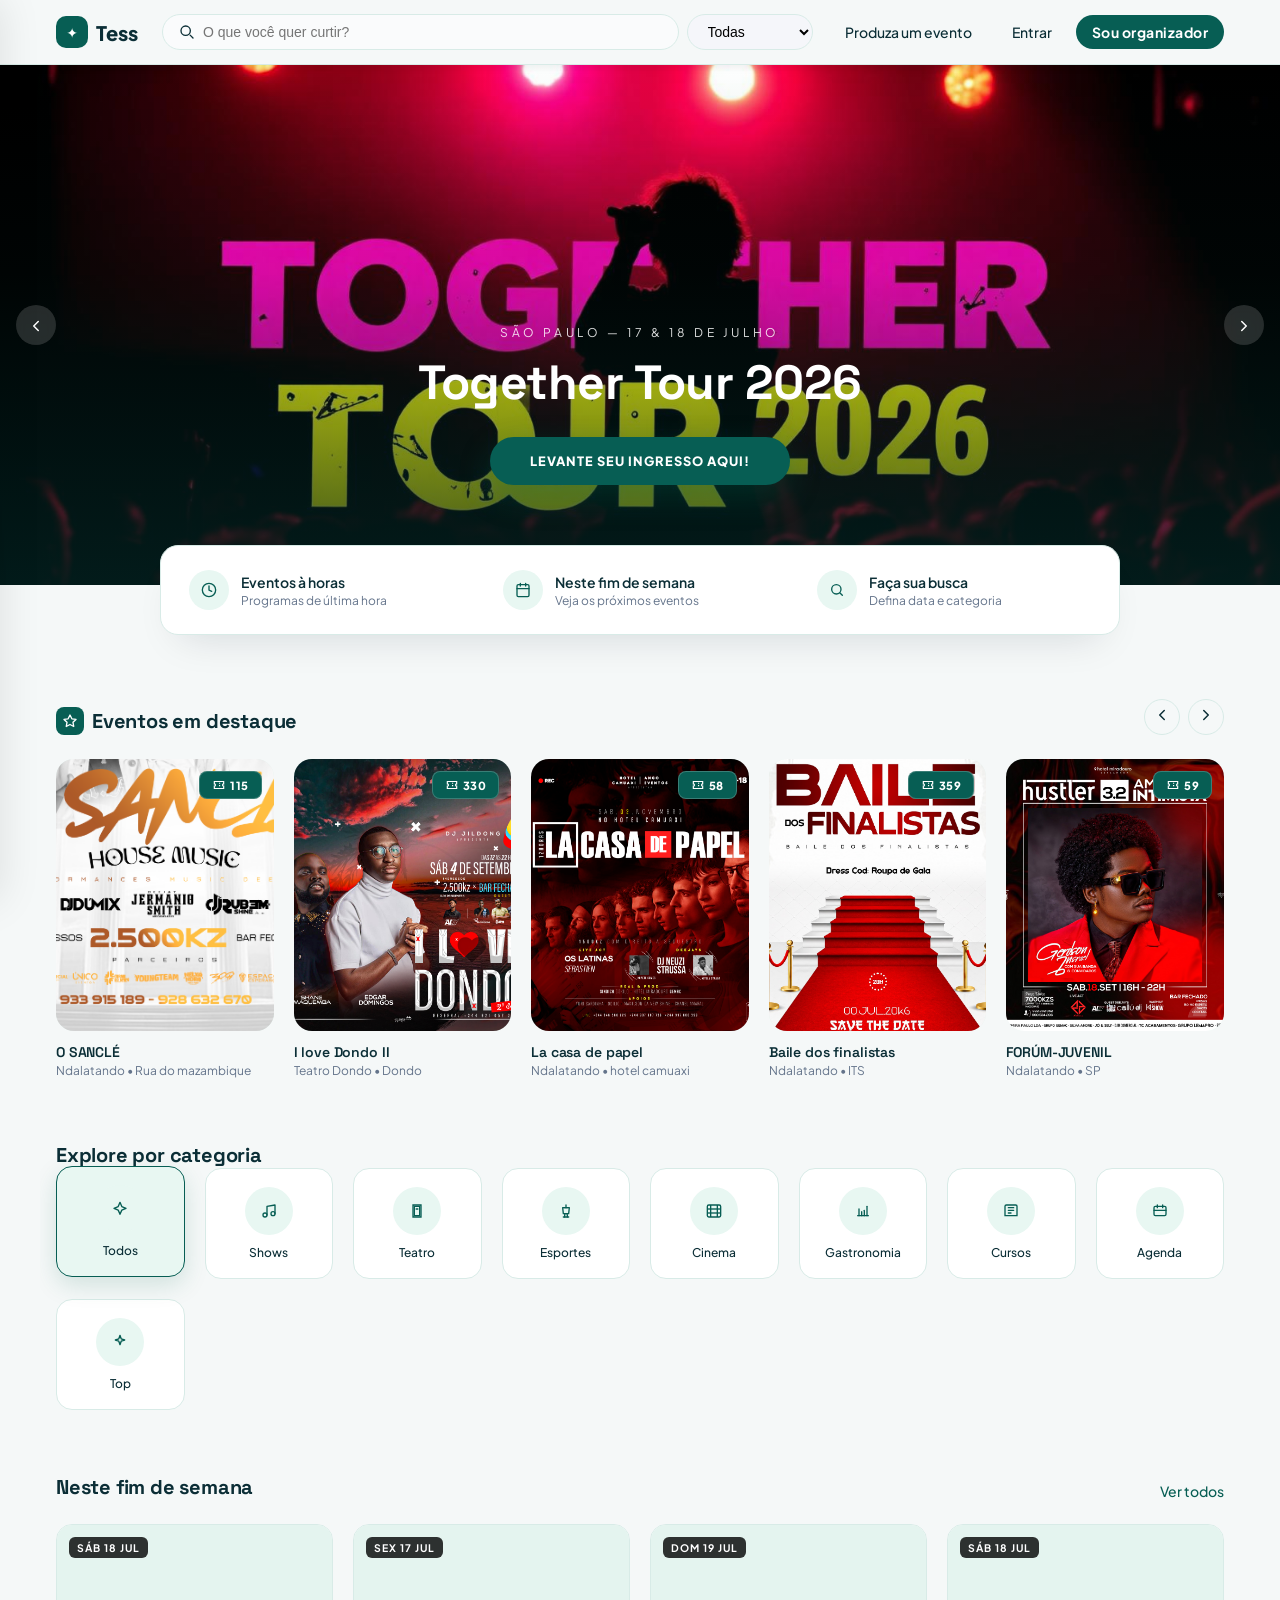
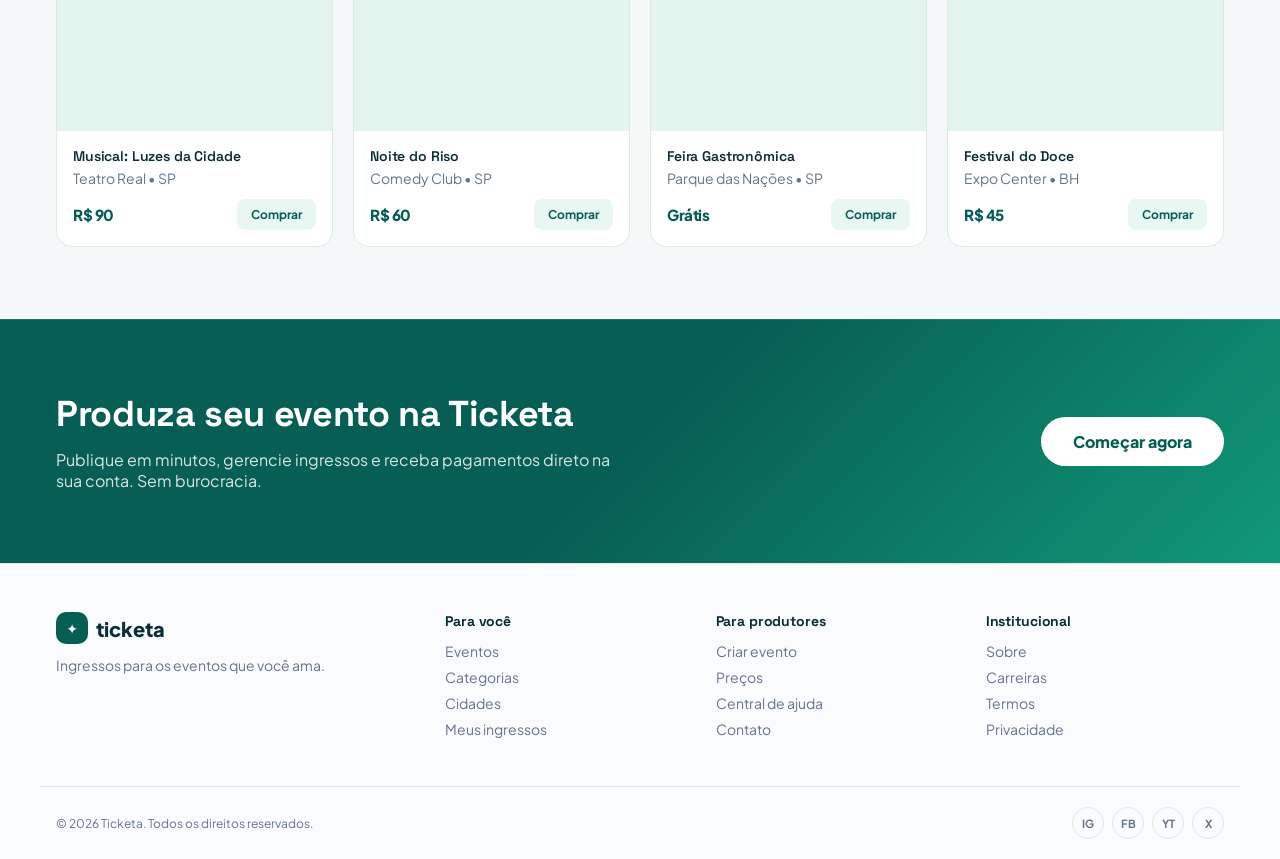
<file: index.html>
<!doctype html>
<html lang="pt-BR">

<head>
  <meta charset="utf-8" />
  <meta name="viewport" content="width=device-width, initial-scale=1" />
  <title>Tess — Ingressos para shows, festivais e eventos</title>
  <meta name="description" content="Compre ingressos para os melhores shows, festivais, teatros e eventos ao vivo." />
  <link rel="preconnect" href="https://fonts.googleapis.com" />
  <link rel="preconnect" href="https://fonts.gstatic.com" crossorigin />
  <link rel="preload" href="assets/hero-1.jpg" as="image" fetchpriority="high" />
  <link href="https://fonts.googleapis.com/css2?family=Plus+Jakarta+Sans:wght@400;500;600;700;800&family=Space+Grotesk:wght@500;600;700&display=swap" rel="stylesheet" />
  <link rel="stylesheet" href="styles.css" />
</head>

<body>
  <!-- CABEÇALHO -->
  <header class="site-header">
    <div class="container header-inner">
      <a href="/" class="logo">
        <span class="logo-mark">✦</span>
        <span>Tess</span>
      </a>

      <div class="search-wrap">
        <div class="search">
          <svg viewBox="0 0 24 24" class="ic">
            <path d="M21 21l-4.3-4.3M17 10a7 7 0 1 1-14 0 7 7 0 0 1 14 0z" fill="none" stroke="currentColor"
              stroke-width="2" stroke-linecap="round" />
          </svg>
          <input id="searchInput" placeholder="O que você quer curtir?" aria-label="Buscar eventos" />
        </div>
        <select class="city-btn" id="citySelect" aria-label="Selecionar cidade">
          <option value="all">Todas</option>
          <option value="Ndalatando">Ndalatando</option>
          <option value="Luanda">Luanda</option>
          <option value="Benguela">Benguela</option>
          <svg viewBox="0 0 24 24" class="ic muted">
            <path d="M6 9l6 6 6-6" fill="none" stroke="currentColor" stroke-width="2" />
          </svg>
        </select>
      </div>

      <nav class="nav">
        <button class="btn-ghost hide-sm">Produza um evento</button>
        <div class="auth-menu">
          <button class="btn-ghost hide-xs" data-auth-button>Entrar</button>
          <button class="btn-logout hidden" id="logoutButton" type="button">Sair</button>
        </div>
        <button class="btn-primary">Sou organizador</button>
      </nav>

      <button class="hamburger" id="hamburger-button" aria-label="Abrir menu">
        <span class="hamburger-line"></span>
        <span class="hamburger-line"></span>
        <span class="hamburger-line"></span>
      </button>
    </div>
  </header>

  <div id="sidenav" class="sidenav">
    <div class="sidenav-header">
      <a href="/" class="logo">
        <span class="logo-mark">✦</span>
        <span>Tess</span>
      </a>
      <button id="close-button" class="close-button" aria-label="Fechar menu">&times;</button>
    </div>
    <nav class="sidenav-nav">
      <a href="#">Produza um evento</a>
      <a href="#">Entrar</a>
      <a href="#" class="btn-primary">Sou organizador</a>
    </nav>
  </div>
  <div id="overlay" class="overlay"></div>

  <main>
    <!-- HERO -->
    <section class="hero">
      <div class="hero-slide" id="heroSlide"></div>
      <div class="hero-overlay"></div>

      <button class="hero-nav prev" id="heroPrev" aria-label="Anterior"><svg viewBox="0 0 24 24" aria-hidden="true"><path d="m15 18-6-6 6-6"/></svg></button>
      <button class="hero-nav next" id="heroNext" aria-label="Próximo"><svg viewBox="0 0 24 24" aria-hidden="true"><path d="m9 18 6-6-6-6"/></svg></button>

      <div class="hero-content">
        <p class="eyebrow" id="heroCity"></p>
        <h1 id="heroTitle"></h1>
        <a href="lev/lev.html" class="btn-primary lg">Levante seu ingresso aqui!</a>
      </div>

      <div class="hero-dots" id="heroDots"></div>
    </section>

    <!-- ATALHOS -->
    <div class="container">
      <div class="shortcuts">
        <button class="shortcut">
          <span class="chip"><svg viewBox="0 0 24 24" aria-hidden="true" class="ic">
              <circle cx="12" cy="12" r="10" fill="none" stroke="currentColor" stroke-width="2" />
              <path d="M12 6v6l4 2" fill="none" stroke="currentColor" stroke-width="2" stroke-linecap="round" />
            </svg></span>
          <span><strong>Eventos à horas</strong><small>Programas de última hora</small></span>
        </button>
        <button class="shortcut">
          <span class="chip"><svg viewBox="0 0 24 24" aria-hidden="true" class="ic">
              <rect x="3" y="4" width="18" height="18" rx="2" ry="2" fill="none" stroke="currentColor"
                stroke-width="2" />
              <path d="M16 2v4M8 2v4M3 10h18" fill="none" stroke="currentColor" stroke-width="2"
                stroke-linecap="round" />
            </svg></span>
          <span><strong>Neste fim de semana</strong><small>Veja os próximos eventos</small></span>
        </button>
        <button class="shortcut">
          <span class="chip"><svg viewBox="0 0 24 24" aria-hidden="true" class="ic">
              <circle cx="11" cy="11" r="7" fill="none" stroke="currentColor" stroke-width="2" />
              <path d="M20 20l-3.5-3.5" fill="none" stroke="currentColor" stroke-width="2" stroke-linecap="round" />
            </svg></span>
          <span><strong>Faça sua busca</strong><small>Defina data e categoria</small></span>
        </button>
      </div>
    </div>

    <!-- EM DESTAQUE -->

    
    <section class="container section" id="featuredSection">
      <div class="section-head">
        <h2><span class="chip sm brand-bg"><svg viewBox="0 0 24 24" aria-hidden="true" class="ic"><path d="m12 3 2.8 5.7 6.2.9-4.5 4.4 1.1 6.2-5.6-3-5.6 3 1.1-6.2L3 9.6l6.2-.9L12 3Z" fill="none" stroke="currentColor" stroke-width="2" stroke-linejoin="round"/></svg></span> Eventos em destaque</h2>
        <div class="arrows">
          <button aria-label="Anterior"><svg viewBox="0 0 24 24" aria-hidden="true"><path d="m15 18-6-6 6-6"/></svg></button>
          <button aria-label="Próximo"><svg viewBox="0 0 24 24" aria-hidden="true"><path d="m9 18 6-6-6-6"/></svg></button>
        </div>
      </div>
      <div class="grid grid-5" id="featuredGrid">
        <a class="card-featured" href="Event/index.html?id=osancle" data-search="o sancle ndalatando rua do mazambique" data-city="Ndalatando" data-category="shows">
          <div class="thumb">
            <img src="assets/O SANCLÉ OFF.png" alt="O SANCLÉ" loading="lazy" decoding="async" width="600" height="750" />
            <span class="badge"><svg class="badge-icon" viewBox="0 0 24 24" aria-hidden="true"><path d="M4 6h16v4a2 2 0 0 0 0 4v4H4v-4a2 2 0 0 0 0-4V6Z" fill="none" stroke="currentColor" stroke-width="2"/><path d="M13 8v8" stroke="currentColor" stroke-width="2" stroke-dasharray="2 2"/></svg>115</span>
          </div>
          <h3>O SANCLÉ</h3>
          <p>Ndalatando • Rua do mazambique</p>
        </a>
        <a class="card-featured" href="Event/index.html?id=i-love-dondo-II" data-search="i love dondo ii vitor melo teatro dondo dondo" data-city="Dondo" data-category="teatro">
          <div class="thumb">
            <img src="assets/I LOVE DONDO II.jpg" alt="I love Dondo II" loading="lazy" decoding="async" width="600" height="750" />
            <span class="badge"><svg class="badge-icon" viewBox="0 0 24 24" aria-hidden="true"><path d="M4 6h16v4a2 2 0 0 0 0 4v4H4v-4a2 2 0 0 0 0-4V6Z" fill="none" stroke="currentColor" stroke-width="2"/><path d="M13 8v8" stroke="currentColor" stroke-width="2" stroke-dasharray="2 2"/></svg>330</span>
          </div>
          <h3>I love Dondo II</h3>
          <p>Teatro Dondo • Dondo</p>
        </a>
        <a class="card-featured" href="Event/index.html?id=la-casa-de-papel" data-search="la casa de papel ndalatando hotel camuaxi" data-city="Ndalatando" data-category="cinema">
          <div class="thumb">
            <img src="assets/la_casa_de_papel (1).png" alt="La casa de papel" loading="lazy" decoding="async" width="600" height="750" />
            <span class="badge"><svg class="badge-icon" viewBox="0 0 24 24" aria-hidden="true"><path d="M4 6h16v4a2 2 0 0 0 0 4v4H4v-4a2 2 0 0 0 0-4V6Z" fill="none" stroke="currentColor" stroke-width="2"/><path d="M13 8v8" stroke="currentColor" stroke-width="2" stroke-dasharray="2 2"/></svg>58</span>
          </div>
          <h3>La casa de papel</h3>
          <p>Ndalatando • hotel camuaxi</p>
        </a>
        <a class="card-featured" href="Event/index.html?id=baile-finalistas" data-search="baile dos finalistas ndalatando its" data-city="Ndalatando" data-category="shows">
          <div class="thumb">
            <img src="assets/BAILE-DOS-FINALISTA.jpg" alt="Baile dos finalistas" loading="lazy" decoding="async" width="600" height="750" />
            <span class="badge"><svg class="badge-icon" viewBox="0 0 24 24" aria-hidden="true"><path d="M4 6h16v4a2 2 0 0 0 0 4v4H4v-4a2 2 0 0 0 0-4V6Z" fill="none" stroke="currentColor" stroke-width="2"/><path d="M13 8v8" stroke="currentColor" stroke-width="2" stroke-dasharray="2 2"/></svg>359</span>
          </div>
          <h3>Baile dos finalistas</h3>
          <p>Ndalatando • ITS</p>
        </a>
        <a class="card-featured" href="Event/index.html?id=forum-juvenil" data-search="forum juvenil ndalatando sp" data-city="Ndalatando" data-category="esportes">
          <div class="thumb">
            <img src="assets/HUSTLER 3.2.jpg" alt="FORÚM-JUVENIL" loading="lazy" decoding="async" width="600" height="750" />
            <span class="badge"><svg class="badge-icon" viewBox="0 0 24 24" aria-hidden="true"><path d="M4 6h16v4a2 2 0 0 0 0 4v4H4v-4a2 2 0 0 0 0-4V6Z" fill="none" stroke="currentColor" stroke-width="2"/><path d="M13 8v8" stroke="currentColor" stroke-width="2" stroke-dasharray="2 2"/></svg>59</span>
          </div>
          <h3>FORÚM-JUVENIL</h3>
          <p>Ndalatando • SP</p>
        </a>
      </div>
      <div id="searchEmptyState" class="search-empty hidden">Nenhum evento encontrado para sua busca.</div>
    </section>

    <!-- CATEGORIAS -->
    <section class="container section">
      <h2>Explore por categoria</h2>
      <div class="grid grid-8">
        <a class="cat active" href="#" data-category="all">
          <span class="chip"><svg viewBox="0 0 24 24" aria-hidden="true" class="ic">
              <path d="M12 2l2.7 6.3L21 11l-6.3 2.7L12 20l-2.7-6.3L3 11l6.3-2.7L12 2z" fill="none" stroke="currentColor" stroke-width="2" stroke-linejoin="round" />
            </svg></span>
          <span>Todos</span>
        </a>
        <a class="cat" href="#" data-category="shows">
          <span class="chip"><svg viewBox="0 0 24 24" aria-hidden="true" class="ic">
              <path d="M9 18V5l12-2v13" fill="none" stroke="currentColor" stroke-width="2" stroke-linecap="round"
                stroke-linejoin="round" />
              <circle cx="6" cy="18" r="3" fill="none" stroke="currentColor" stroke-width="2" />
              <circle cx="18" cy="16" r="3" fill="none" stroke="currentColor" stroke-width="2" />
            </svg></span>
          <span>Shows</span>
        </a>
        <a class="cat" href="#" data-category="teatro">
          <span class="chip"><svg viewBox="0 0 24 24" aria-hidden="true" class="ic">
              <path d="M18 3v18H6V3z" fill="none" stroke="currentColor" stroke-width="2" />
              <path d="M14 9H10M16 5H8v14h8z" fill="none" stroke="currentColor" stroke-width="2" />
            </svg></span>
          <span>Teatro</span>
        </a>
        <a class="cat" href="#" data-category="esportes">
          <span class="chip"><svg viewBox="0 0 24 24" aria-hidden="true" class="ic">
              <path d="M8 21h8" fill="none" stroke="currentColor" stroke-width="2" stroke-linecap="round" />
              <path d="M10 21v-4" fill="none" stroke="currentColor" stroke-width="2" stroke-linecap="round" />
              <path d="M14 21v-4" fill="none" stroke="currentColor" stroke-width="2" stroke-linecap="round" />
              <path d="M9 7h6" fill="none" stroke="currentColor" stroke-width="2" stroke-linecap="round" />
              <path d="M12 3v4" fill="none" stroke="currentColor" stroke-width="2" stroke-linecap="round" />
              <path d="M7 7h10l-1 9H8L7 7z" fill="none" stroke="currentColor" stroke-width="2" stroke-linecap="round"
                stroke-linejoin="round" />
            </svg></span>
          <span>Esportes</span>
        </a>
        <a class="cat" href="#" data-category="cinema">
          <span class="chip"><svg viewBox="0 0 24 24" aria-hidden="true" class="ic">
              <rect x="2" y="3" width="20" height="18" rx="2.18" ry="2.18" fill="none" stroke="currentColor"
                stroke-width="2" />
              <line x1="7" y1="3" x2="7" y2="21" stroke="currentColor" stroke-width="2" />
              <line x1="17" y1="3" x2="17" y2="21" stroke="currentColor" stroke-width="2" />
              <line x1="2" y1="9" x2="22" y2="9" stroke="currentColor" stroke-width="2" />
              <line x1="2" y1="15" x2="22" y2="15" stroke="currentColor" stroke-width="2" />
            </svg></span>
          <span>Cinema</span>
        </a>

        <a class="cat" href="#" data-category="gastronomia">
          <span class="chip"><svg viewBox="0 0 24 24" aria-hidden="true" class="ic">
              <path d="M4 19h16" fill="none" stroke="currentColor" stroke-width="2" stroke-linecap="round" />
              <path d="M6 19V9" fill="none" stroke="currentColor" stroke-width="2" stroke-linecap="round" />
              <path d="M18 19V5" fill="none" stroke="currentColor" stroke-width="2" stroke-linecap="round" />
              <path d="M10 19V13" fill="none" stroke="currentColor" stroke-width="2" stroke-linecap="round" />
              <path d="M14 19V11" fill="none" stroke="currentColor" stroke-width="2" stroke-linecap="round" />
            </svg></span>
          <span>Gastronomia</span>
        </a>
        <a class="cat" href="#" data-category="cursos">
          <span class="chip"><svg viewBox="0 0 24 24" aria-hidden="true" class="ic">
              <path d="M19 3H5a2 2 0 0 0-2 2v14h18V5a2 2 0 0 0-2-2z" fill="none" stroke="currentColor"
                stroke-width="2" />
              <path d="M8 7h8" fill="none" stroke="currentColor" stroke-width="2" stroke-linecap="round" />
              <path d="M8 11h8" fill="none" stroke="currentColor" stroke-width="2" stroke-linecap="round" />
              <path d="M8 15h4" fill="none" stroke="currentColor" stroke-width="2" stroke-linecap="round" />
            </svg></span>
          <span>Cursos</span>
        </a>
        <a class="cat" href="#" data-category="agenda">
          <span class="chip"><svg viewBox="0 0 24 24" aria-hidden="true" class="ic">
              <rect x="3" y="5" width="18" height="14" rx="2" fill="none" stroke="currentColor" stroke-width="2" />
              <path d="M16 3v4" fill="none" stroke="currentColor" stroke-width="2" stroke-linecap="round" />
              <path d="M8 3v4" fill="none" stroke="currentColor" stroke-width="2" stroke-linecap="round" />
              <path d="M3 11h18" fill="none" stroke="currentColor" stroke-width="2" stroke-linecap="round" />
            </svg></span>
          <span>Agenda</span>
        </a>
        <a class="cat" href="#" data-category="top">
          <span class="chip"><svg viewBox="0 0 24 24" aria-hidden="true" class="ic">
              <path d="M12 2l1.8 5.2L19 9l-5.2 1.8L12 16l-1.8-5.2L5 9l5.2-1.8L12 2z" fill="none" stroke="currentColor"
                stroke-width="2" stroke-linejoin="round" />
            </svg></span>
          <span>Top</span>
        </a>
      </div>
    </section>

    <!-- FIM DE SEMANA -->
    <section class="container section" id="weekendSection">
      <div class="section-head">
        <h2>Neste fim de semana</h2>
        <a href="#" class="link-brand">Ver todos</a>
      </div>
      <div class="grid grid-4" id="weekendGrid">
        <article class="card-weekend" data-search="musical luzes da cidade teatro real sp" data-city="SP" data-category="teatro">
          <div class="thumb">
            <img src="assets/event-theatre.jpg" alt="Musical: Luzes da Cidade" loading="lazy" decoding="async" width="600" height="450" />
            <span class="date-tag">SÁB 18 JUL</span>
          </div>
          <div class="body">
            <h3>Musical: Luzes da Cidade</h3>
            <p class="muted-text" style="margin-top:4px">Teatro Real • SP</p>
            <div class="row">
              <span class="price">R$ 90</span>
              <button class="buy">Comprar</button>
            </div>
          </div>
        </article>
        <article class="card-weekend" data-search="noite do riso comedy club sp" data-city="SP" data-category="shows">
          <div class="thumb">
            <img src="assets/event-comedy.jpg" alt="Noite do Riso" loading="lazy" decoding="async" width="600" height="450" />
            <span class="date-tag">SEX 17 JUL</span>
          </div>
          <div class="body">
            <h3>Noite do Riso</h3>
            <p class="muted-text" style="margin-top:4px">Comedy Club • SP</p>
            <div class="row">
              <span class="price">R$ 60</span>
              <button class="buy">Comprar</button>
            </div>
          </div>
        </article>
        <article class="card-weekend" data-search="feira gastronomica parque das nacoes sp" data-city="SP" data-category="gastronomia">
          <div class="thumb">
            <img src="assets/event-park.jpg" alt="Feira Gastronômica" loading="lazy" decoding="async" width="600" height="450" />
            <span class="date-tag">DOM 19 JUL</span>
          </div>
          <div class="body">
            <h3>Feira Gastronômica</h3>
            <p class="muted-text" style="margin-top:4px">Parque das Nações • SP</p>
            <div class="row">
              <span class="price">Grátis</span>
              <button class="buy">Comprar</button>
            </div>
          </div>
        </article>
        <article class="card-weekend" data-search="festival do doce expo center bh" data-city="BH" data-category="gastronomia">
          <div class="thumb">
            <img src="assets/event-cake.jpg" alt="Festival do Doce" loading="lazy" decoding="async" width="600" height="450" />
            <span class="date-tag">SÁB 18 JUL</span>
          </div>
          <div class="body">
            <h3>Festival do Doce</h3>
            <p class="muted-text" style="margin-top:4px">Expo Center • BH</p>
            <div class="row">
              <span class="price">R$ 45</span>
              <button class="buy">Comprar</button>
            </div>
          </div>
        </article>
      </div>
    </section>

    <!-- CTA -->
    <section class="cta">
      <div class="container cta-inner">
        <div>
          <h2>Produza seu evento na Ticketa</h2>
          <p>Publique em minutos, gerencie ingressos e receba pagamentos direto na sua conta. Sem burocracia.</p>
        </div>
        <button class="btn-white">Começar agora</button>
      </div>
    </section>
  </main>

  <!-- RODAPÉ -->
  <footer class="site-footer">
    <div class="container footer-grid">
      <div>
        <div class="logo"><span class="logo-mark">✦</span><span>ticketa</span></div>
        <p class="muted-text">Ingressos para os eventos que você ama.</p>
      </div>
      <div>
        <h4>Para você</h4>
        <ul>
          <li>Eventos</li>
          <li>Categorias</li>
          <li>Cidades</li>
          <li>Meus ingressos</li>
        </ul>
      </div>
      <div>
        <h4>Para produtores</h4>
        <ul>
          <li>Criar evento</li>
          <li>Preços</li>
          <li>Central de ajuda</li>
          <li>Contato</li>
        </ul>
      </div>
      <div>
        <h4>Institucional</h4>
        <ul>
          <li>Sobre</li>
          <li>Carreiras</li>
          <li>Termos</li>
          <li>Privacidade</li>
        </ul>
      </div>
    </div>
    <div class="footer-bottom container">
      <p>© 2026 Ticketa. Todos os direitos reservados.</p>
      <div class="socials"><span>IG</span><span>FB</span><span>YT</span><span>X</span></div>
    </div>
  </footer>

  <div id="authModal" class="auth-modal hidden" role="dialog" aria-modal="true" aria-labelledby="authTitle">
    <div class="auth-card">
      <button id="authClose" class="auth-close" aria-label="Fechar login">&times;</button>
      <h3 id="authTitle">Entrar</h3>
      <form id="authForm" novalidate>
        <label>
          E-mail
          <input type="email" name="email" placeholder="seu@email.com" required />
        </label>
        <label>
          Senha
          <input type="password" name="password" placeholder="Sua senha" required />
        </label>
        <p id="authError" class="form-error hidden" role="alert"></p>
        <button type="submit" class="btn-primary">Acessar</button>
      </form>
    </div>
  </div>

  <script src="script.js" defer></script>
</body>

</html>
</file>
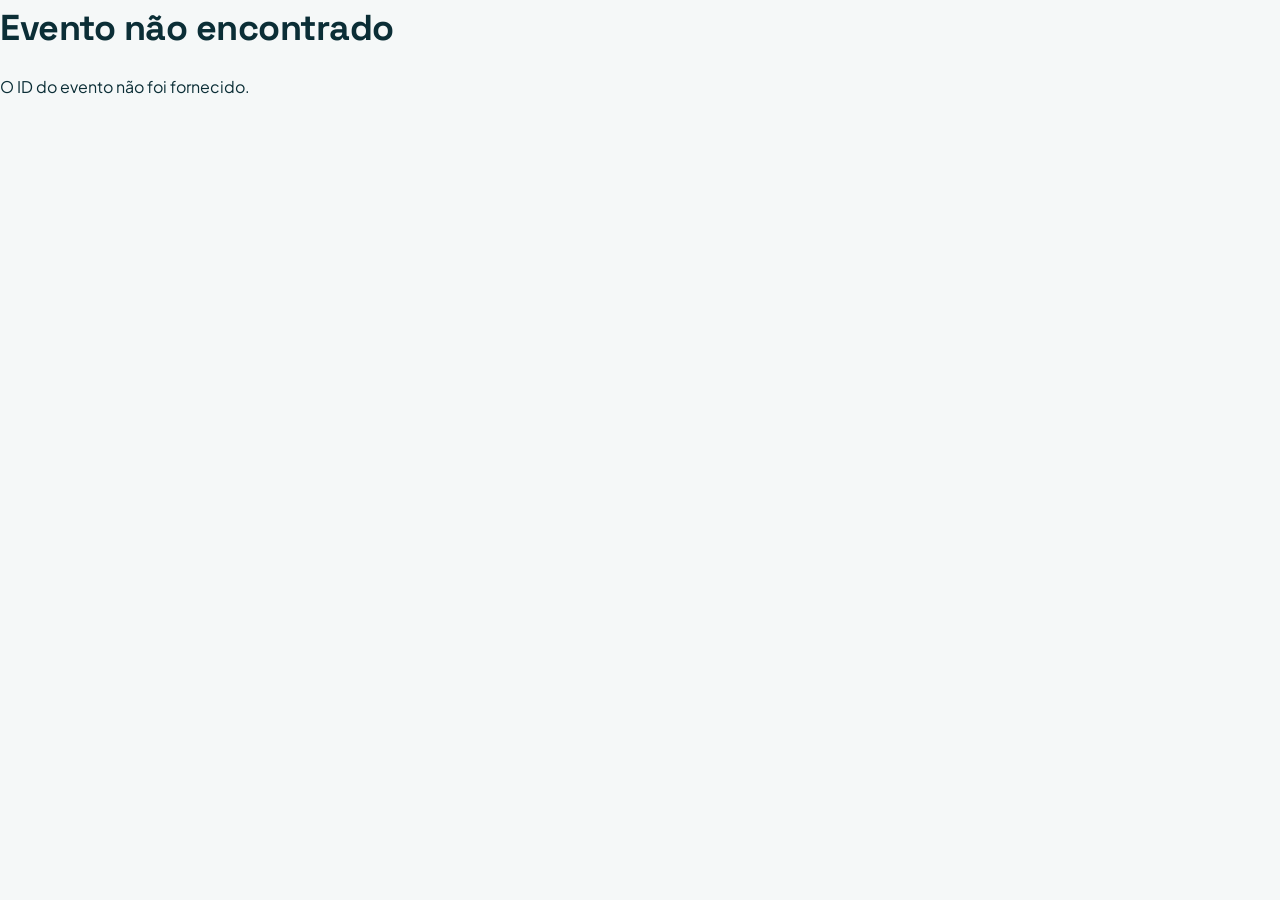
<file: Event/index.html>
<!doctype html>
<html lang="pt-BR">
<head>
  <meta charset="utf-8" />
  <meta name="viewport" content="width=device-width, initial-scale=1, viewport-fit=cover" />
  <title>SWAT NA CIDADE — Ingressos</title>
  <meta name="description" content="Compre seu ingresso para SWAT NA CIDADE." />
  <link rel="preconnect" href="https://fonts.googleapis.com" />
  <link rel="preconnect" href="https://fonts.gstatic.com" crossorigin />
  <link href="https://fonts.googleapis.com/css2?family=Plus+Jakarta+Sans:wght@400;500;600;700;800&family=Space+Grotesk:wght@500;600;700&display=swap" rel="stylesheet" />
  <link rel="stylesheet" href="styles.css" />
</head>
<body>
  <header class="site-header">
    <div class="container header-inner">
      <a href="#" class="logo">Ingressos</a>
      <button class="link-btn">Minha conta ▾</button>
    </div>
  </header>

  <div class="container">
    <nav class="tabs">
      <button class="tab active">Sobre</button>
      <button class="tab">Instruções</button>
    </nav>
  </div>

  <main class="container layout">
    <section>
      <div class="hero">
        <img id="event-image"
          src=""
          alt="Carregando imagem do evento..."
          loading="eager"
          decoding="async"
          fetchpriority="high"
          width="800"
          height="520"
        />
      </div>

      <div class="title-row">
        <div>
          <h1 id="event-title">Carregando evento...</h1>
          <p class="muted">Criado por <a href="#" class="link">Limitless Events</a> · Festa para todos</p>
          <a href="#" class="btn-outline">Patrocinar</a>
        </div>
      </div>

      <hr />

      <h2 class="section-title">Sobre</h2>
      <div class="about" id="event-description">
        <p>Carregando descrição...</p>
      </div>
    </section>

    <aside class="sidebar">
      <p class="price"><span class="muted">A partir de </span><strong id="event-price">...</strong></p>
      <hr />
      <div class="row">
        <span class="badge">PROIBIDA A ENTRADA DE MENORES DE 18 ANOS.</span>
      </div>
      <div class="row">
        <div>
          <p id="event-date">Carregando data...</p>
          <a href="#" class="link small">Adicionar ao calendário</a>
        </div>
      </div>
      <div class="row">
        <div>
          <p id="event-location">Carregando local...</p>
          <a href="#" class="link small">Ver mapa</a>
        </div>
      </div>
      <a id="open-btn" class="btn-primary" href="compra.html">Ingressos</a>
    </aside>
  </main>

  <script src="event.js" defer></script>
</body>
</html>
</file>
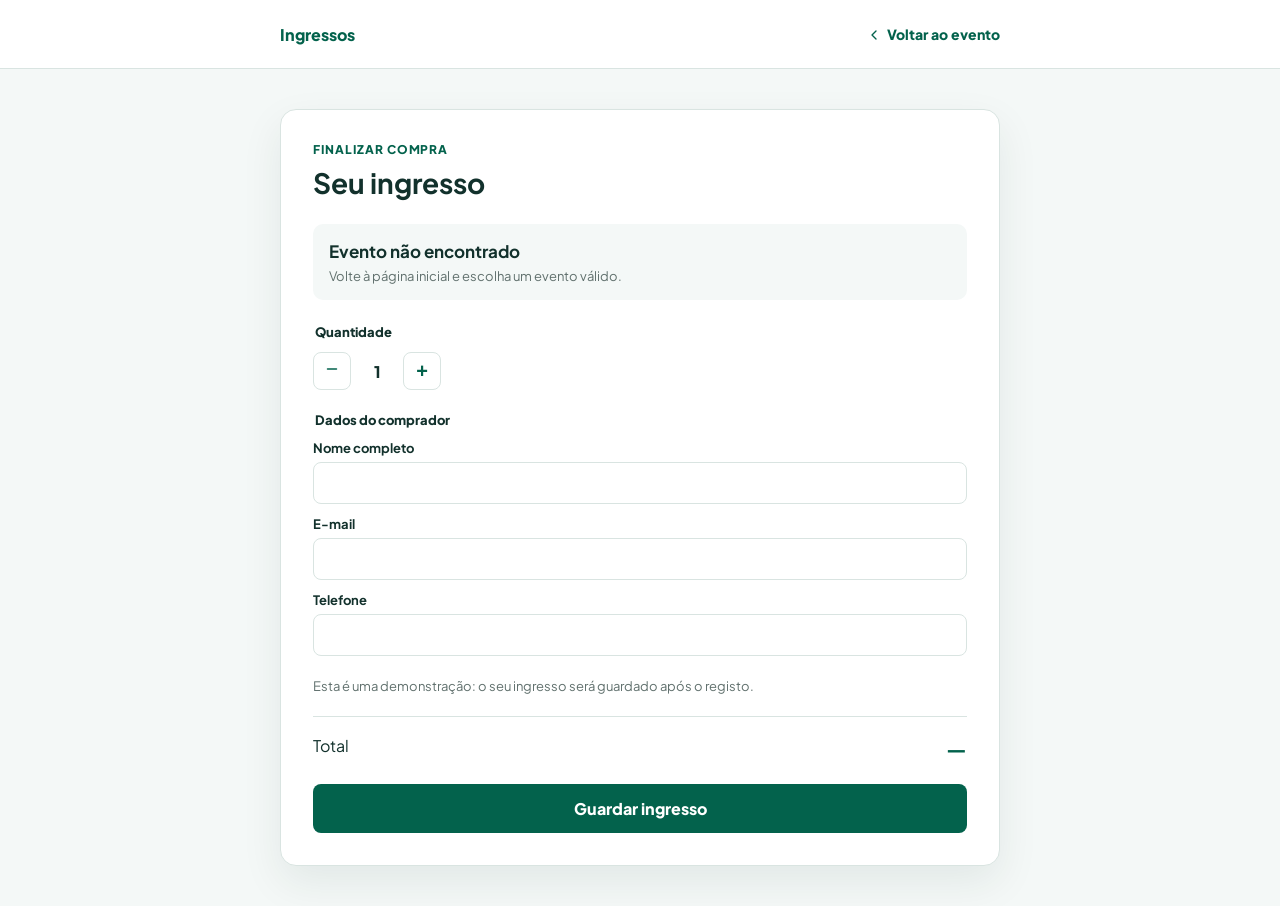
<file: Event/compra.html>
<!doctype html>
<html lang="pt-BR">

<head>
  <meta charset="utf-8">
  <meta name="viewport" content="width=device-width, initial-scale=1">
  <title>Finalizar compra — Ingressos</title>
  <link rel="preconnect" href="https://fonts.googleapis.com">
  <link rel="preconnect" href="https://fonts.gstatic.com" crossorigin>
  <link href="https://fonts.googleapis.com/css2?family=Plus+Jakarta+Sans:wght@400;500;600;700;800&display=swap"
    rel="stylesheet">
  <link rel="stylesheet" href="compra.css">
</head>

<body>
  <header>
    <div class="container header"><a class="logo" href="../index.html">Ingressos</a><a id="back" href="index.html"><svg class="back-icon" viewBox="0 0 24 24" aria-hidden="true"><path d="m15 18-6-6 6-6"/></svg>Voltar ao evento</a></div>
  </header>
  <main class="container">
    <section class="card">
      <p class="eyebrow">Finalizar compra</p>
      <h1>Seu ingresso</h1>
      <div class="summary">
        <h2 id="event-name">Carregando evento...</h2>
        <p id="event-details">Aguarde um momento.</p>
      </div>
      <form id="buy-form" novalidate>
        <fieldset>
          <legend>Quantidade</legend>
          <div class="qty"><button type="button" id="minus" aria-label="Diminuir quantidade"><svg viewBox="0 0 24 24" aria-hidden="true"><path d="M6 12h12"/></svg></button><span id="qty"
              aria-live="polite">1</span><button type="button" id="plus" aria-label="Aumentar quantidade">+</button>
          </div>
        </fieldset>
        <fieldset>
          <legend>Dados do comprador</legend>
          <label>Nome completo<input required name="name" autocomplete="name"></label>
          <label>E-mail<input required type="email" name="email" autocomplete="email"></label>
          <label>Telefone<input required name="phone" inputmode="tel" autocomplete="tel"></label>
          
        </fieldset>
        <p class="secure">Esta é uma demonstração: o seu ingresso será guardado após o registo.</p>
        
        <p id="form-error" class="error" role="alert" hidden></p>
        <div class="total"><span>Total</span><strong id="total">—</strong></div>
        <button class="primary" type="submit">Guardar ingresso</button>
      </form>
    </section>
  </main>
  <script src="compra.js" defer></script>
</body>

</html>
</file>
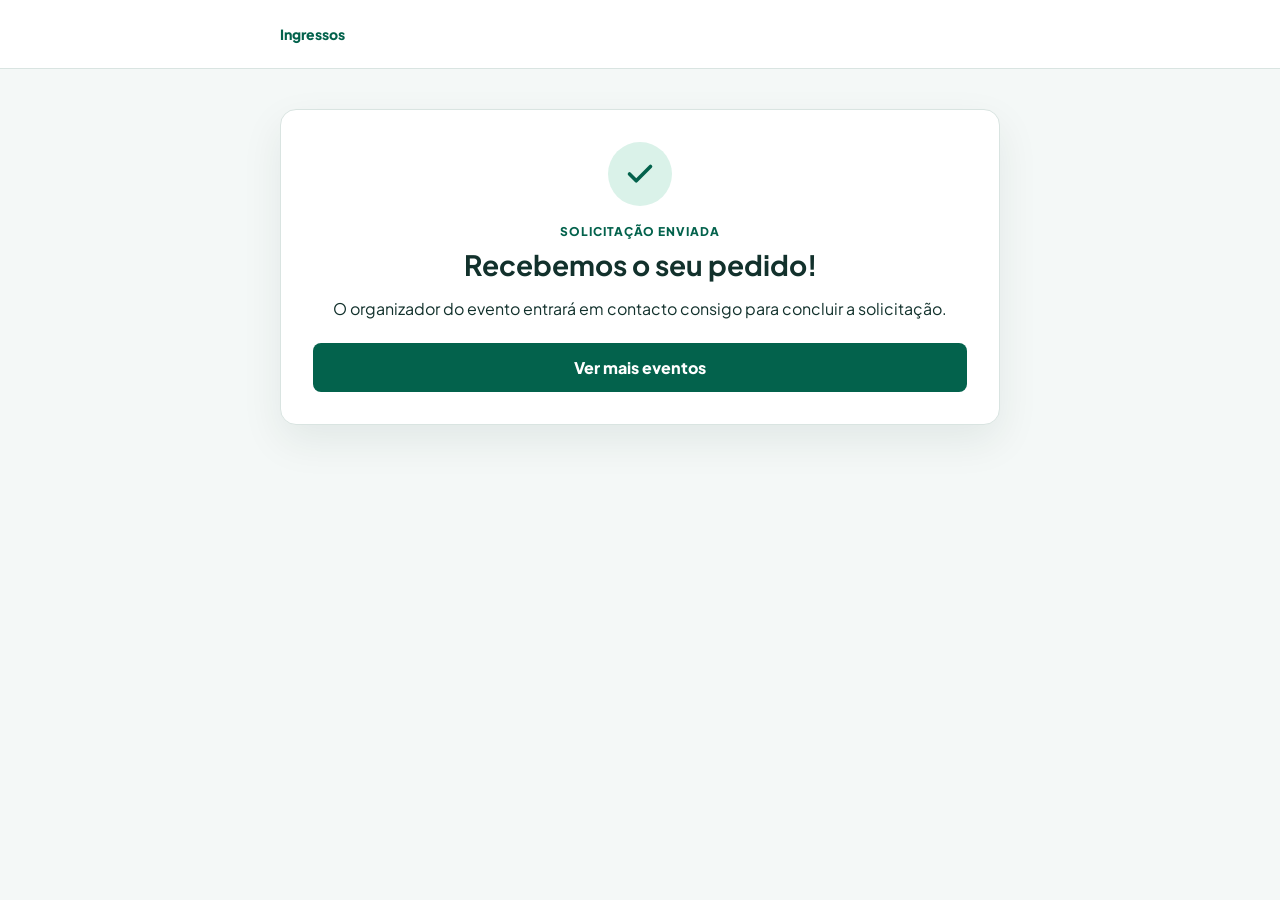
<file: Event/solicitacao.html>
<!doctype html>
<html lang="pt-BR">
<head>
  <meta charset="utf-8">
  <meta name="viewport" content="width=device-width, initial-scale=1">
  <title>Solicitação enviada — Ingressos</title>
  <link rel="preconnect" href="https://fonts.googleapis.com">
  <link rel="preconnect" href="https://fonts.gstatic.com" crossorigin>
  <link href="https://fonts.googleapis.com/css2?family=Plus+Jakarta+Sans:wght@400;500;600;700;800&display=swap" rel="stylesheet">
  <link rel="stylesheet" href="compra.css">
</head>
<body>
  <header><div class="container header"><a class="logo" href="../index.html">Ingressos</a></div></header>
  <main class="container"><section class="card success">
    <div class="check"><svg viewBox="0 0 24 24" aria-hidden="true"><path d="m5 12 4.5 4.5L19 7" fill="none" stroke="currentColor" stroke-width="2.4" stroke-linecap="round" stroke-linejoin="round"/></svg></div>
    <p class="eyebrow">Solicitação enviada</p>
    <h1>Recebemos o seu pedido!</h1>
    <p id="message">O organizador do evento entrará em contacto consigo para concluir a solicitação.</p>
    <a class="primary" href="../index.html">Ver mais eventos</a>
  </section></main>
  <script src="solicitacao.js" defer></script>
</body>
</html>
</file>
<file: styles.css>
:root {
  /* Primary */
  --rich-black: #091a33;
  --dark-green: #0b2e36;
  --bangladesh-green: #075e54;
  --mountain-meadow: #14b88a;
  --caribbean-green: #65f0b8;
  --anti-flash-white: #f5f8f8;

  /* Secondary */
  --pine: #0b3c49;
  --basil: #064d47;
  --forest: #087568;
  --frog: #119878;
  --mint: #68d9b8;
  --stone: #64748b;
  --pistachio: #c4e7de;

  /* Working palette */
  --bg: #f5f8f8;
  --fg: #0b2e36;
  --muted: #64748b;
  --border: #d8ebe7;
  --secondary: #e4f4ef;
  --brand: #075e54;
  --brand-accent: #14b88a;
  --brand-bright: #65f0b8;
  --brand-soft: #e8f7f2;

  --radius: 12px;
  --shadow: 0 10px 30px -15px rgba(7, 94, 84, 0.24);
  --shadow-lg: 0 20px 40px -20px rgba(11, 46, 54, 0.28);
}

* {
  box-sizing: border-box;
  margin: 0;
  padding: 0
}

html,
body {
  background: var(--bg);
  color: var(--fg);
  font-family: 'Plus Jakarta Sans', system-ui, sans-serif;
  -webkit-font-smoothing: antialiased
}

img {
  display: block;
  max-width: 100%;
  height: auto;
  content-visibility: auto;
}

a {
  color: inherit;
  text-decoration: none
}

button {
  font: inherit;
  cursor: pointer;
  border: none;
  background: none;
  color: inherit
}

ul {
  list-style: none
}

h1,
h2,
h3,
h4 {
  font-family: 'Space Grotesk', 'Plus Jakarta Sans', sans-serif;
  font-weight: 800;
  letter-spacing: -.01em
}

h2 {
  font-size: 1.25rem
}

.container {
  max-width: 1200px;
  margin: 0 auto;
  padding: 0 16px
}

.ic {
  width: 16px;
  height: 16px;
  transition: transform .28s ease, color .28s ease
}

.shortcut:hover .ic,
.cat:hover .ic { transform: rotate(-10deg) scale(1.14); }
.arrows button:hover { color: var(--brand); transform: translateX(2px); }
.arrows button:first-child:hover { transform: translateX(-2px); }
.socials span:hover { animation: icon-pop .38s ease both; }

@keyframes icon-pop {
  50% { transform: translateY(-3px) scale(1.12); }
}

@keyframes spin {
  to { transform: rotate(360deg); }
}

.brand {
  color: var(--brand)
}

.muted {
  color: var(--muted)
}

.muted-text {
  color: var(--muted);
  font-size: .875rem;
  margin-top: 12px
}

.link-brand {
  color: var(--brand);
  font-size: .875rem;
  font-weight: 500
}

.link-brand:hover {
  text-decoration: underline
}

/* HEADER */
.site-header {
  position: sticky;
  top: 0;
  z-index: 50;
  background: rgba(245, 248, 248, 0.95);
  backdrop-filter: blur(12px);
  border-bottom: 1px solid var(--border);
  box-shadow: 0 2px 8px rgba(3, 34, 33, 0.08)
}

.header-inner {
  height: 64px;
  display: flex;
  align-items: center;
  gap: 16px
}

.logo {
  display: flex;
  align-items: center;
  gap: 8px;
  font-weight: 900;
  font-size: 1.25rem
}

.logo-mark {
  display: grid;
  place-items: center;
  width: 32px;
  height: 32px;
  border-radius: 10px;
  background: var(--brand);
  color: #fff;
  font-size: 14px
}

.search-wrap {
  flex: 1;
  display: flex;
  gap: 8px;
  margin-left: 8px
}

.search {
  flex: 1;
  display: flex;
  align-items: center;
  gap: 8px;
  padding: 8px 16px;
  border-radius: 999px;
  background: #fafbfc;
  border: 1px solid var(--border);
  transition: all .2s ease;
  position: relative;
}

.search.is-loading {
  border-color: var(--brand);
  box-shadow: 0 0 0 3px rgba(7, 94, 84, 0.08);
}

.search.is-loading::after {
  content: "";
  width: 14px;
  height: 14px;
  border: 2px solid rgba(7, 94, 84, 0.2);
  border-top-color: var(--brand);
  border-radius: 50%;
  display: inline-block;
  animation: spin 0.8s linear infinite;
}

.search input {
  flex: 1;
  background: none;
  border: none;
  outline: none;
  font-size: .875rem
}

.search-empty {
  margin-top: 20px;
  border: 1px solid var(--border);
  background: #fff;
  border-radius: 14px;
  padding: 18px 20px;
  color: var(--muted);
  font-size: .9rem;
  text-align: center;
}

.city-btn {
  display: flex;
  align-items: center;
  gap: 6px;
  padding: 8px 16px;
  border-radius: 999px;
  background: #f5f6fa;
  border: 1px solid var(--border);
  font-size: .875rem
}

.nav {
  margin-left: auto;
  display: flex;
  align-items: center;
  gap: 8px
}

.auth-menu {
  display: flex;
  align-items: center;
  gap: 8px;
}

.btn-ghost {
  padding: 8px 16px;
  border-radius: 999px;
  font-size: .875rem;
  font-weight: 500
}

.btn-ghost:hover {
  background: var(--secondary)
}

.btn-primary {
  padding: 8px 16px;
  border-radius: 999px;
  background: var(--brand);
  color: #fff;
  font-size: .875rem;
  font-weight: 700;
  transition: all .2s ease;
  letter-spacing: 0.5px
}

.btn-primary:hover {
  background: var(--basil);
  transform: translateY(-1px);
  box-shadow: 0 4px 12px rgba(3, 98, 76, 0.3)
}

.btn-logout {
  padding: 8px 14px;
  border-radius: 999px;
  background: #fff;
  border: 1px solid var(--border);
  color: var(--brand);
  font-size: .75rem;
  font-weight: 700;
  transition: all .2s ease;
}

.btn-logout:hover {
  background: #f0f9f6;
  border-color: var(--brand);
}

.btn-ghost.is-authenticated {
  background: var(--brand-soft);
  color: var(--brand);
  border: 1px solid rgba(7, 94, 84, 0.12);
}

.btn-primary.lg {
  padding: 16px 40px;
  font-size: 0.8rem;
  letter-spacing: 0.08em;
  text-transform: uppercase;
  font-weight: 900;
  box-shadow: 0 12px 32px rgba(3, 98, 76, 0.3);
  margin-top: 12px;
  transition: all 0.3s cubic-bezier(0.34, 1.56, 0.64, 1)
}

.btn-primary.lg:hover {
  background: var(--basil);
  box-shadow: 0 16px 48px rgba(3, 98, 76, 0.4);
  transform: translateY(-2px)
}

.btn-white {
  padding: 14px 32px;
  border-radius: 999px;
  background: #fff;
  color: var(--brand);
  font-weight: 800
}

.btn-white:hover {
  background: rgba(255, 255, 255, .9)
}

@media (max-width:768px) {
  .search-wrap {
    display: none
  }

  .hide-sm {
    display: none
  }
}

@media (max-width:520px) {
  .hide-xs {
    display: none
  }
}

/* HERO */
.hero {
  position: relative;
  content-visibility: auto;
  contain-intrinsic-size: 1200px 520px;
}

.hero-slide {
  height: 520px;
  background-size: cover;
  background-position: center;
  background-color: #000;
  transition: background-image .4s ease;
  will-change: background-image;
}

.hero-overlay {
  position: absolute;
  inset: 0;
  background: linear-gradient(to top, rgba(3, 34, 33, 0.8), rgba(3, 34, 33, 0.15) 60%, transparent)
}

.hero-nav {
  position: absolute;
  top: 50%;
  transform: translateY(-50%);
  width: 40px;
  height: 40px;
  border-radius: 999px;
  background: rgba(255, 255, 255, .15);
  color: #fff;
  font-size: 24px;
  backdrop-filter: blur(6px)
}

.hero-nav:hover {
  background: rgba(255, 255, 255, .28)
}

.hero-nav.prev {
  left: 16px
}

.hero-nav.next {
  right: 16px
}

.hero-content {
  position: absolute;
  left: 50%;
  bottom: 100px;
  transform: translateX(-50%);
  text-align: center;
  color: #fff;
  display: flex;
  flex-direction: column;
  align-items: center;
  gap: 12px;
  width: 90%
}

.hero-content h1 {
  font-size: clamp(1.75rem, 4vw, 3rem);
  font-weight: 900
}

.eyebrow {
  font-size: .75rem;
  letter-spacing: .3em;
  text-transform: uppercase;
  opacity: .85
}

.hero-dots {
  position: absolute;
  bottom: 24px;
  left: 50%;
  transform: translateX(-50%);
  display: flex;
  gap: 8px
}

.hero-dots button {
  height: 6px;
  width: 16px;
  border-radius: 999px;
  background: rgba(255, 255, 255, .4);
  transition: .2s
}

.hero-dots button.active {
  width: 32px;
  background: #fff
}

/* SHORTCUTS */
.shortcuts {
  margin-top: -40px;
  display: grid;
  grid-template-columns: repeat(3, 1fr);
  gap: 8px;
  background: #fff;
  border: 1px solid var(--border);
  border-radius: 18px;
  padding: 12px;
  box-shadow: 0 20px 40px -20px rgba(15, 23, 42, .15);
  max-width: 960px;
  margin-left: auto;
  margin-right: auto;
  position: relative;
  z-index: 5
}

.shortcut {
  display: flex;
  align-items: center;
  gap: 12px;
  padding: 12px 16px;
  border-radius: 12px;
  text-align: left;
  transition: .2s
}

.shortcut:hover {
  background: var(--secondary)
}

.shortcut strong {
  display: block;
  font-size: .875rem;
  font-weight: 600
}

.shortcut small {
  display: block;
  color: var(--muted);
  font-size: .75rem;
  margin-top: 2px
}

.chip {
  display: grid;
  place-items: center;
  width: 40px;
  height: 40px;
  border-radius: 999px;
  background: var(--brand-soft);
  color: var(--brand);
  flex-shrink: 0
}

.chip.sm {
  width: 28px;
  height: 28px;
  border-radius: 8px;
  font-size: 14px
}

.brand-bg {
  background: var(--brand);
  color: #fff
}

@media (max-width:640px) {
  .shortcuts {
    grid-template-columns: 1fr
  }
}

/* SECTIONS */
.section {
  padding-top: 64px;
  content-visibility: auto;
  contain-intrinsic-size: 1200px 420px;
}

.section-head {
  display: flex;
  justify-content: space-between;
  align-items: flex-end;
  margin-bottom: 24px
}

.section-head h2 {
  display: flex;
  align-items: center;
  gap: 8px
}

.arrows {
  display: flex;
  gap: 8px
}

.arrows button {
  width: 36px;
  height: 36px;
  border-radius: 999px;
  border: 1px solid var(--border);
  font-size: 16px
}

.arrows button:hover {
  background: var(--secondary)
}

/* GRIDS */
.grid {
  display: grid;
  gap: 20px
}

.grid-5 {
  grid-template-columns: repeat(5, 1fr)
}

.grid-4 {
  grid-template-columns: repeat(4, 1fr)
}

.grid-8 {
  grid-template-columns: repeat(8, 1fr)
}

@media (max-width:1024px) {
  .grid-5 {
    grid-template-columns: repeat(3, 1fr)
  }

  .grid-4 {
    grid-template-columns: repeat(2, 1fr)
  }

  .grid-8 {
    grid-template-columns: repeat(4, 1fr)
  }
}

@media (max-width:600px) {
  .grid-5 {
    grid-template-columns: repeat(2, 1fr)
  }

  .grid-4 {
    grid-template-columns: 1fr
  }
}

/* CARDS */
.card-featured {
  cursor: pointer
}

.card-featured.hidden,
.card-weekend.hidden {
  display: none !important;
}

.card-featured .thumb {
  position: relative;
  aspect-ratio: 4/5;
  border-radius: 18px;
  overflow: hidden;
  background: var(--secondary)
}

.card-featured img {
  width: 100%;
  height: 100%;
  object-fit: cover;
  transition: .5s
}

.card-featured:hover img {
  transform: scale(1.05)
}

.badge {
  position: absolute;
  top: 12px;
  right: 12px;
  background: var(--brand);
  color: #fff;
  padding: 6px 12px;
  border-radius: 8px;
  font-size: 0.7rem;
  font-weight: 800;
  letter-spacing: 0.5px;
  backdrop-filter: blur(8px);
  border: 1px solid rgba(255, 255, 255, 0.2)
}

.card-featured h3 {
  font-size: .875rem;
  margin-top: 12px;
  font-weight: 600;
  display: -webkit-box;
  -webkit-line-clamp: 2;
  -webkit-box-orient: vertical;
  overflow: hidden
}

.card-featured p {
  color: var(--muted);
  font-size: .75rem;
  margin-top: 2px
}

.cat {
  display: flex;
  flex-direction: column;
  align-items: center;
  gap: 10px;
  padding: 18px;
  border: 1px solid var(--border);
  border-radius: 16px;
  text-align: center;
  transition: all 0.3s cubic-bezier(0.34, 1.56, 0.64, 1);
  background: #fff;
  cursor: pointer
}

.cat:hover {
  transform: translateY(-4px);
  border-color: var(--brand);
  background: var(--brand-soft);
  box-shadow: 0 8px 24px rgba(3, 98, 76, 0.15)
}

.cat.active {
  border-color: var(--brand);
  background: var(--brand-soft);
  box-shadow: 0 8px 24px rgba(3, 98, 76, 0.15);
  transform: translateY(-2px);
}

.cat .chip {
  width: 48px;
  height: 48px
}

.cat span:last-child {
  font-size: .75rem;
  font-weight: 500
}

.card-weekend {
  border: 1px solid var(--border);
  border-radius: 16px;
  overflow: hidden;
  background: #fff;
  transition: all 0.3s cubic-bezier(0.34, 1.56, 0.64, 1)
}

.card-weekend:hover {
  box-shadow: 0 16px 40px rgba(3, 34, 33, 0.15);
  transform: translateY(-4px);
  border-color: var(--brand-accent)
}

.card-weekend .thumb {
  position: relative;
  aspect-ratio: 4/3;
  background: var(--secondary)
}

.card-weekend img {
  width: 100%;
  height: 100%;
  object-fit: cover
}

.date-tag {
  position: absolute;
  top: 12px;
  left: 12px;
  background: rgba(0, 0, 0, .8);
  color: #fff;
  padding: 4px 8px;
  border-radius: 6px;
  font-size: .65rem;
  font-weight: 700;
  letter-spacing: .1em;
  text-transform: uppercase
}

.card-weekend .body {
  padding: 16px
}

.card-weekend h3 {
  font-size: .875rem;
  font-weight: 600
}

.card-weekend .row {
  display: flex;
  justify-content: space-between;
  align-items: center;
  margin-top: 12px
}

.card-weekend .price {
  color: var(--brand);
  font-weight: 800;
  font-size: 0.95rem;
  letter-spacing: -0.5px
}

.card-weekend .buy {
  padding: 8px 14px;
  border-radius: 8px;
  background: var(--brand-soft);
  font-size: 0.75rem;
  font-weight: 700;
  transition: all 0.2s ease;
  color: var(--brand)
}

.card-weekend .buy:hover {
  background: var(--brand);
  color: #fff;
  transform: scale(1.05)
}

/* CTA */
.cta {
  margin-top: 72px;
  background: linear-gradient(135deg, var(--bangladesh-green) 0%, var(--brand) 50%, var(--frog) 100%);
  color: #fff;
  padding: 72px 0;
  box-shadow: inset 0 1px 0 rgba(255, 255, 255, 0.1)
}

.cta-inner {
  display: flex;
  align-items: center;
  gap: 24px;
  flex-wrap: wrap;
  justify-content: center;
  text-align: center
}

.cta-inner>div {
  flex: 1;
  min-width: 280px;
  text-align: left
}

.cta h2 {
  font-size: clamp(1.75rem, 3vw, 2.25rem);
  font-weight: 900
}

.cta p {
  margin-top: 12px;
  max-width: 560px;
  opacity: .85
}

@media (max-width:640px) {
  .cta-inner>div {
    text-align: center
  }
}

/* FOOTER */
.site-footer {
  border-top: 1px solid var(--border);
  background: #fafbfc;
  margin-top: 0
}

.footer-grid {
  display: grid;
  grid-template-columns: 1.5fr 1fr 1fr 1fr;
  gap: 32px;
  padding: 48px 16px
}

.footer-grid h4 {
  font-size: .875rem;
  font-weight: 700;
  margin-bottom: 12px
}

.footer-grid ul {
  display: flex;
  flex-direction: column;
  gap: 8px;
  color: var(--muted);
  font-size: .875rem
}

.footer-grid li:hover {
  color: var(--fg);
  cursor: pointer
}

@media (max-width:768px) {
  .footer-grid {
    grid-template-columns: 1fr 1fr
  }
}

.footer-bottom {
  display: flex;
  justify-content: space-between;
  align-items: center;
  padding: 20px 16px;
  border-top: 1px solid var(--border);
  font-size: .75rem;
  color: var(--muted);
  flex-wrap: wrap;
  gap: 12px
}

.socials {
  display: flex;
  gap: 8px
}

.socials span {
  display: grid;
  place-items: center;
  width: 32px;
  height: 32px;
  border-radius: 999px;
  border: 1px solid var(--border);
  font-size: .7rem;
  font-weight: 700;
  cursor: pointer
}

.socials span:hover {
  background: #fff;
  color: var(--brand)
}

/* HAMBURGER MENU */
.hamburger {
  display: none;
  flex-direction: column;
  gap: 5px;
  width: 24px;
  height: 24px;
  margin-left: auto;
}

.hamburger-line {
  width: 100%;
  height: 2px;
  background-color: var(--fg);
  border-radius: 2px;
}

/* SIDENAV */
.sidenav {
  position: fixed;
  top: 0;
  left: -280px;
  width: 280px;
  height: 100%;
  background: #fff;
  padding: 24px;
  z-index: 100;
  box-shadow: 0 0 40px rgba(0,0,0,0.1);
  transition: left 0.3s cubic-bezier(0.77, 0, 0.175, 1);
  display: flex;
  flex-direction: column;
}

.sidenav.open {
  left: 0;
}

.sidenav-header {
  display: flex;
  justify-content: space-between;
  align-items: center;
  margin-bottom: 32px;
}

.close-button {
  font-size: 28px;
  color: var(--muted);
}

.sidenav-nav {
  display: flex;
  flex-direction: column;
  gap: 16px;
}

.sidenav-nav a {
  font-size: 1rem;
  font-weight: 500;
  padding: 12px 0;
}

.sidenav-nav .btn-primary {
  margin-top: 16px;
  text-align: center;
}

/* OVERLAY */
.overlay {
  position: fixed;
  top: 0;
  left: 0;
  width: 100%;
  height: 100%;
  background: rgba(0,0,0,0.5);
  z-index: 99;
  opacity: 0;
  visibility: hidden;
  transition: opacity 0.3s ease, visibility 0.3s ease;
}

.overlay.open {
  opacity: 1;
  visibility: visible;
}

body.sidenav-open,
body.modal-open {
  overflow: hidden;
}

.auth-modal {
  position: fixed;
  inset: 0;
  display: grid;
  place-items: center;
  background: rgba(9, 26, 51, 0.52);
  z-index: 120;
  padding: 16px;
}

.auth-card {
  position: relative;
  width: min(420px, 100%);
  background: #fff;
  border-radius: 20px;
  padding: 32px 24px 24px;
  box-shadow: 0 28px 60px rgba(9, 26, 51, 0.22);
}

.auth-card h3 {
  font-size: 1.5rem;
  margin-bottom: 16px;
}

.auth-card form {
  display: flex;
  flex-direction: column;
  gap: 16px;
}

.auth-card label {
  display: flex;
  flex-direction: column;
  gap: 8px;
  font-size: .85rem;
  font-weight: 600;
  color: var(--fg);
}

.auth-card input {
  width: 100%;
  padding: 12px 14px;
  border: 1px solid var(--border);
  border-radius: 12px;
  font: inherit;
  background: #f8fafb;
}

.auth-card input:focus {
  outline: none;
  border-color: var(--brand);
  box-shadow: 0 0 0 3px rgba(7, 94, 84, 0.08);
}

.auth-close {
  position: absolute;
  right: 16px;
  top: 12px;
  font-size: 1.8rem;
  line-height: 1;
  color: var(--muted);
}

.form-error {
  font-size: .8rem;
  color: #b42318;
  background: #fff1f0;
  border: 1px solid #fecaca;
  border-radius: 10px;
  padding: 10px 12px;
}

.hidden {
  display: none !important;
}

@media (max-width:768px) {
  .nav {
    display: none;
  }
  .hamburger {
    display: flex;
  }
}
.hero-nav svg,
.arrows button svg {
  width: 18px;
  height: 18px;
  fill: none;
  stroke: currentColor;
  stroke-width: 2;
  stroke-linecap: round;
  stroke-linejoin: round;
}

.badge-icon {
  width: 14px;
  height: 14px;
  vertical-align: -2px;
  margin-right: 4px;
}
</file>
<file: Event/styles.css>
:root {
  --primary-rich: #0b3c49;
  --primary-dark: #0b2e36;
  --primary-meadow: #14b88a;
  --primary-caribbean: #65f0b8;
  --neutral-stone: #64748b;
  --neutral-pistachio: #c4e7de;
  --bg-light: #f5f8f8;
  --text-dark: #0b2e36;
  --text-muted: #64748b;
  --border-light: #d8ebe7;
  --success-light: #e8f7f2;
  --success-dark: #087568;
}

* {
  box-sizing: border-box;
}

html,
body {
  margin: 0;
  padding: 0;
  height: 100%;
  width: 100%;
}

body {
  font-family: 'Plus Jakarta Sans', system-ui, sans-serif;
  color: var(--text-dark);
  background: var(--bg-light);
  line-height: 1.6;
}

a {
  color: var(--primary-meadow);
  text-decoration: none;
  font-weight: 500;
}

a:hover {
  color: var(--primary-caribbean);
}

hr {
  border: 0;
  border-top: 1px solid var(--border-light);
  margin: 24px 0;
}

.container {
  max-width: 1100px;
  margin: 0 auto;
  padding: 0 24px;
}

.muted {
  color: var(--text-muted);
}

.small {
  font-size: 12px;
}

.site-header {
  background: #fff;
  border-bottom: 1px solid var(--border-light);
  box-shadow: 0 2px 8px rgba(0, 0, 0, .02);
}

.header-inner {
  display: flex;
  justify-content: space-between;
  align-items: center;
  padding: 16px 24px;
}

.logo {
  font-size: 20px;
  font-weight: 800;
  letter-spacing: -0.5px;
  color: var(--primary-rich);
}

.link-btn {
  background: none;
  border: 0;
  color: var(--text-muted);
  font-weight: 600;
  text-transform: uppercase;
  font-size: 12px;
  cursor: pointer;
  letter-spacing: 0.5px;
  transition: color 0.2s;
}

.link-btn:hover {
  color: var(--primary-dark);
}

.tabs {
  display: flex;
  gap: 32px;
  border-bottom: 1px solid var(--border-light);
  padding-top: 24px;
  background: #fff;
}

.tab {
  background: none;
  border: 0;
  padding: 0 0 12px 0;
  font-size: 12px;
  font-weight: 700;
  text-transform: uppercase;
  color: var(--text-muted);
  cursor: pointer;
  letter-spacing: 0.5px;
  transition: all 0.2s;
}

.tab.active {
  color: var(--text-dark);
  border-bottom: 3px solid var(--primary-meadow);
}

.layout {
  display: grid;
  grid-template-columns: 1fr;
  gap: 40px;
  padding: 48px 24px;
}

@media (min-width: 900px) {
  .layout {
    grid-template-columns: 1fr 360px;
  }
}

.hero {
  border-radius: 12px;
  overflow: hidden;
  background: linear-gradient(135deg, var(--primary-rich), var(--primary-dark));
  margin-bottom: 32px;
  box-shadow: 0 8px 24px rgba(0, 0, 0, .08);
}

.hero img {
  width: 100%;
  aspect-ratio: 16/9;
  object-fit: cover;
  display: block;
}

.title-row {
  display: flex;
  justify-content: space-between;
  gap: 16px;
  align-items: flex-start;
}

h1 {
  font-family: 'Space Grotesk', 'Plus Jakarta Sans', sans-serif;
  font-size: 36px;
  margin: 0;
  font-weight: 800;
  letter-spacing: -0.5px;
  color: var(--text-dark);
}

.btn-outline {
  margin-top: 12px;
  padding: 10px 28px;
  border: 2px solid var(--primary-meadow);
  background: #fff;
  color: var(--primary-meadow);
  border-radius: 8px;
  font-weight: 700;
  cursor: pointer;
  transition: all 0.2s;
  text-transform: uppercase;
  font-size: 12px;
  letter-spacing: 0.5px;
}

.btn-outline:hover {
  background: var(--primary-meadow);
  color: #fff;
  transform: translateY(-2px);
}

.icon-row {
  display: flex;
  gap: 12px;
  color: var(--text-muted);
}

.icon-row button {
  background: none;
  border: 0;
  padding: 8px;
  cursor: pointer;
  font-size: 18px;
  transition: color 0.2s;
}

.icon-row button:hover {
  color: var(--primary-meadow);
}

.section-title {
  font-size: 14px;
  text-transform: uppercase;
  letter-spacing: 1px;
  font-weight: 700;
  color: var(--text-dark);
  margin-bottom: 16px;
}

.about p {
  margin: 0 0 16px;
  color: var(--text-dark);
  font-size: 15px;
  line-height: 1.7;
}

.sidebar {
  border: 1px solid var(--border-light);
  border-radius: 12px;
  padding: 28px;
  background: #fff;
  box-shadow: 0 4px 12px rgba(0, 0, 0, .04);
  align-self: start;
  position: sticky;
  top: 20px;
}

.price {
  font-size: 24px;
  margin: 0;
  font-weight: 700;
}

.price strong {
  color: var(--primary-meadow);
}

.row {
  display: flex;
  align-items: flex-start;
  gap: 12px;
  margin: 24px 0;
  font-size: 14px;
}

.row p {
  margin: 0;
  color: var(--text-dark);
  font-weight: 500;
}

.badge {
  background: var(--success-light);
  color: var(--success-dark);
  padding: 6px 14px;
  border-radius: 8px;
  font-size: 11px;
  font-weight: 700;
  letter-spacing: 0.3px;
}

.btn-primary {
  margin-top: 28px;
  width: 100%;
  padding: 14px;
  background: linear-gradient(135deg, var(--primary-meadow), #00cc85);
  color: #fff;
  font-weight: 800;
  text-transform: uppercase;
  letter-spacing: 0.5px;
  border: 0;
  border-radius: 8px;
  cursor: pointer;
  font-size: 12px;
  transition: all 0.2s;
  box-shadow: 0 4px 12px rgba(0, 204, 149, 0.2);
}

.btn-primary:hover {
  background: linear-gradient(135deg, #00cc85, var(--primary-meadow));
  box-shadow: 0 6px 16px rgba(0, 204, 149, 0.3);
  transform: translateY(-2px);
}


.badge { transition: transform .25s ease; }

.badge:hover { transform: translateY(-2px); }

/* Mobile optimizations */
@media (max-width: 600px) {
  .container { padding: 0 16px; }
  .header-inner { padding: 12px 16px; }
  h1 { font-size: 28px; }
  .title-row { flex-direction: column; gap: 12px; }
  .icon-row { order: -1; align-self: flex-end; }
  .sidebar { position: static; top: auto; }
  .btn-primary { padding: 12px; font-size: 13px; margin-top: 16px; }
  hr { margin: 16px 0; }
  .layout { padding: 24px 16px; gap: 24px; }
}

@media (max-width: 390px) {
  .container { padding: 0 12px; }
  .header-inner { padding: 10px 12px; }
  h1 { font-size: 24px; }
  .logo { font-size: 18px; }
  .btn-primary { padding: 10px; font-size: 12px; margin-top: 12px; }
  .section-title { font-size: 12px; }
  .about p { font-size: 14px; }
  .layout { padding: 16px 12px; gap: 16px; }
  .sidebar { padding: 20px; }
  .price { font-size: 20px; }
  .row { margin: 16px 0; font-size: 13px; }
  .badge { padding: 4px 10px; font-size: 10px; }
}
</file>
<file: Event/compra.css>
:root{--green:#03624c;--dark:#12312c;--muted:#60706d;--border:#d9e4e1;--bg:#f4f8f7}*{box-sizing:border-box}body{margin:0;background:var(--bg);color:var(--dark);font-family:"Plus Jakarta Sans",sans-serif}.container{width:min(100% - 32px,720px);margin:auto}header{background:#fff;border-bottom:1px solid var(--border)}.header{min-height:68px;display:flex;align-items:center;justify-content:space-between;gap:16px}.logo,a{color:var(--green);font-weight:800;text-decoration:none}.header a:last-child{font-size:14px}main{padding:40px 0}.card{background:#fff;border:1px solid var(--border);border-radius:16px;box-shadow:0 16px 42px rgba(10,50,42,.08);padding:32px}.eyebrow{color:var(--green);font-size:12px;font-weight:800;letter-spacing:.08em;text-transform:uppercase;margin:0 0 8px}h1{margin:0;font-size:28px}.summary{margin:24px 0;padding:16px;background:var(--bg);border-radius:10px}.summary h2{font-size:17px;margin:0 0 6px}.summary p,.secure{color:var(--muted);font-size:13px;margin:0}form{display:flex;flex-direction:column;gap:22px}fieldset{border:0;padding:0;margin:0;display:grid;gap:12px}legend{font-size:13px;font-weight:800;margin-bottom:12px}label{display:grid;gap:6px;font-size:13px;font-weight:700}input{width:100%;border:1px solid var(--border);border-radius:8px;color:var(--dark);font:inherit;padding:12px}input:focus{outline:0;border-color:var(--green);box-shadow:0 0 0 3px #d5eee8}.qty{display:flex;align-items:center;gap:14px}.qty button{width:38px;height:38px;background:#fff;border:1px solid var(--border);border-radius:8px;color:var(--green);cursor:pointer;font-size:20px;font-weight:800}.qty span{min-width:24px;text-align:center;font-weight:800}.total{border-top:1px solid var(--border);display:flex;justify-content:space-between;padding-top:18px}.total strong{color:var(--green);font-size:21px}.primary{border:0;border-radius:8px;background:var(--green);color:#fff;cursor:pointer;display:block;font:inherit;font-weight:800;padding:14px;text-align:center;width:100%}.primary:disabled{background:#6f938b;cursor:wait;opacity:.8}.error{background:#fff0ef;border-radius:8px;color:#b42318;font-size:13px;margin:0;padding:12px}.success{text-align:center}.success .primary{margin-top:24px}.check{align-items:center;background:#daf2e9;border-radius:50%;color:var(--green);display:flex;font-size:32px;font-weight:800;height:64px;justify-content:center;margin:0 auto 18px;width:64px}@media(max-width:520px){main{padding:20px 0}.card{padding:22px}.header{min-height:60px}}
.back-icon{width:16px;height:16px;vertical-align:-3px;margin-right:5px;fill:none;stroke:currentColor;stroke-width:2;stroke-linecap:round;stroke-linejoin:round}.qty button svg{width:18px;height:18px;fill:none;stroke:currentColor;stroke-width:2;stroke-linecap:round}.check svg{width:36px;height:36px}
</file>
